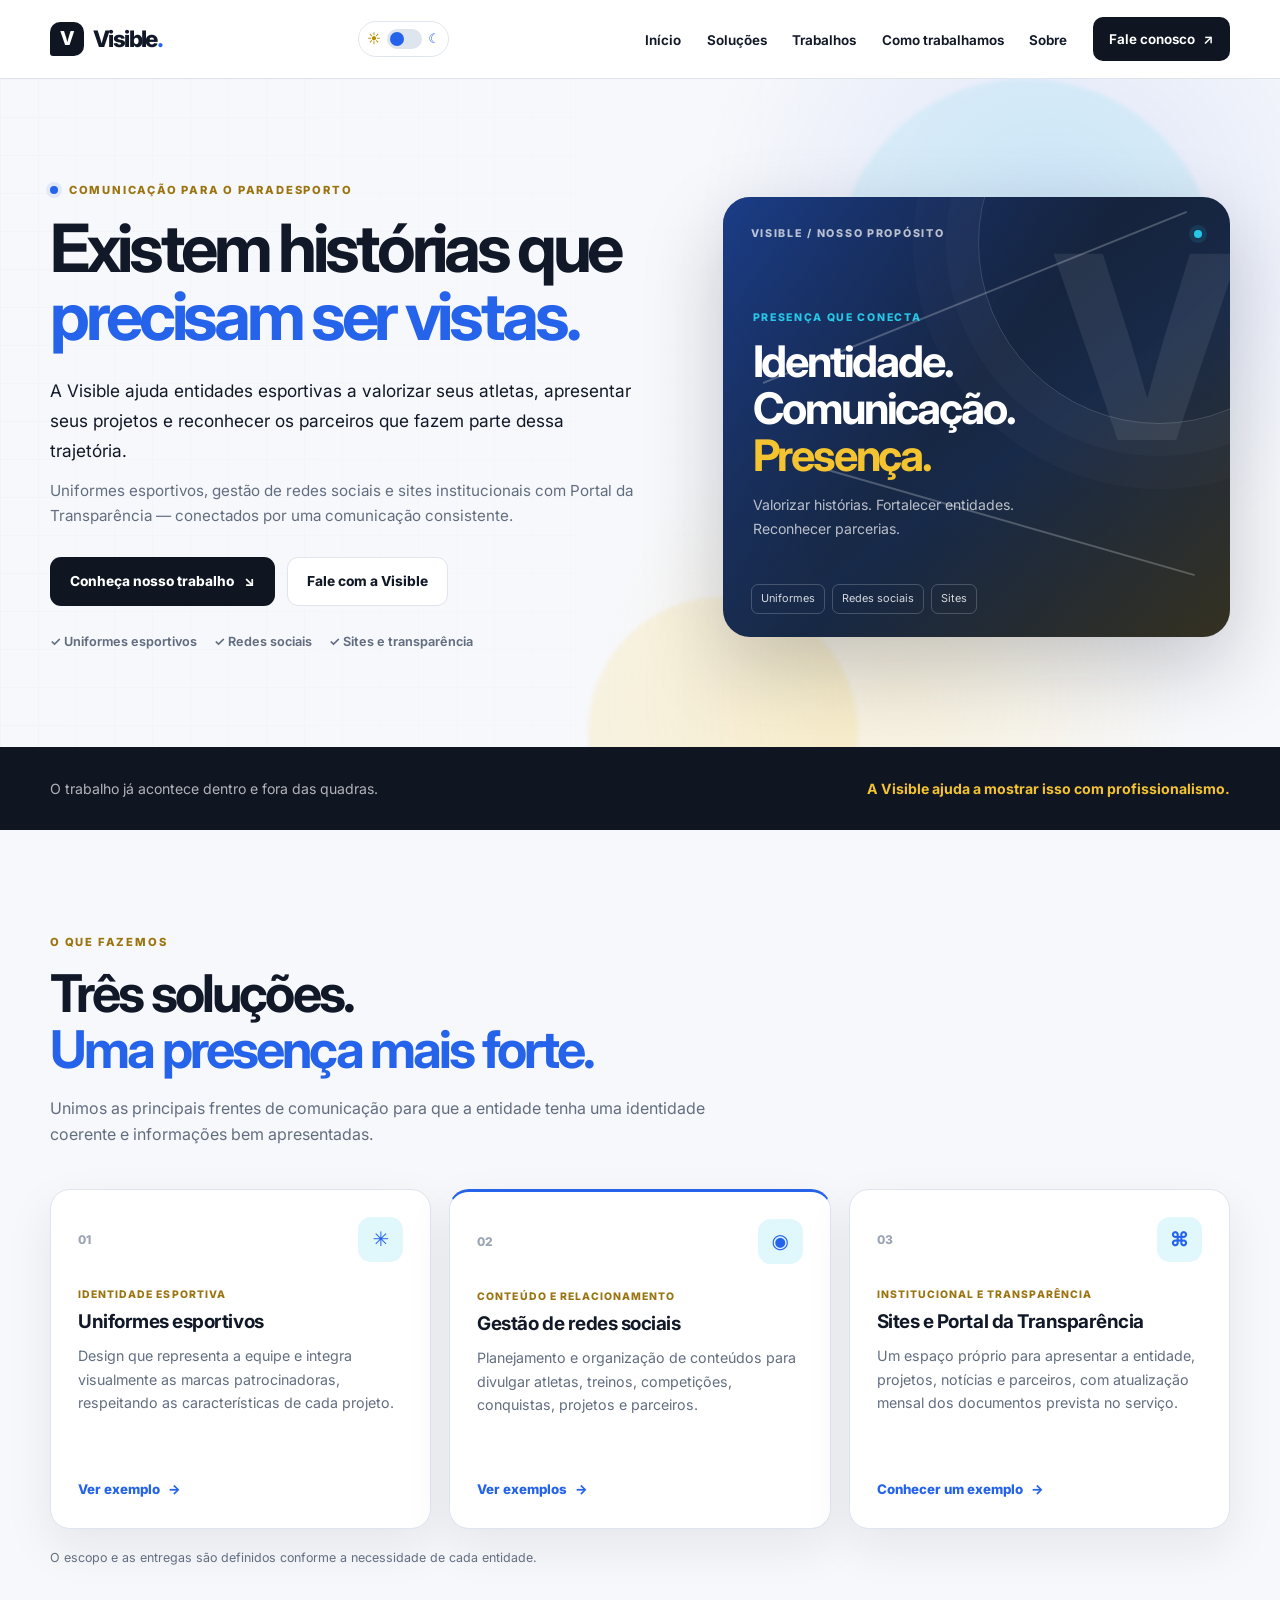
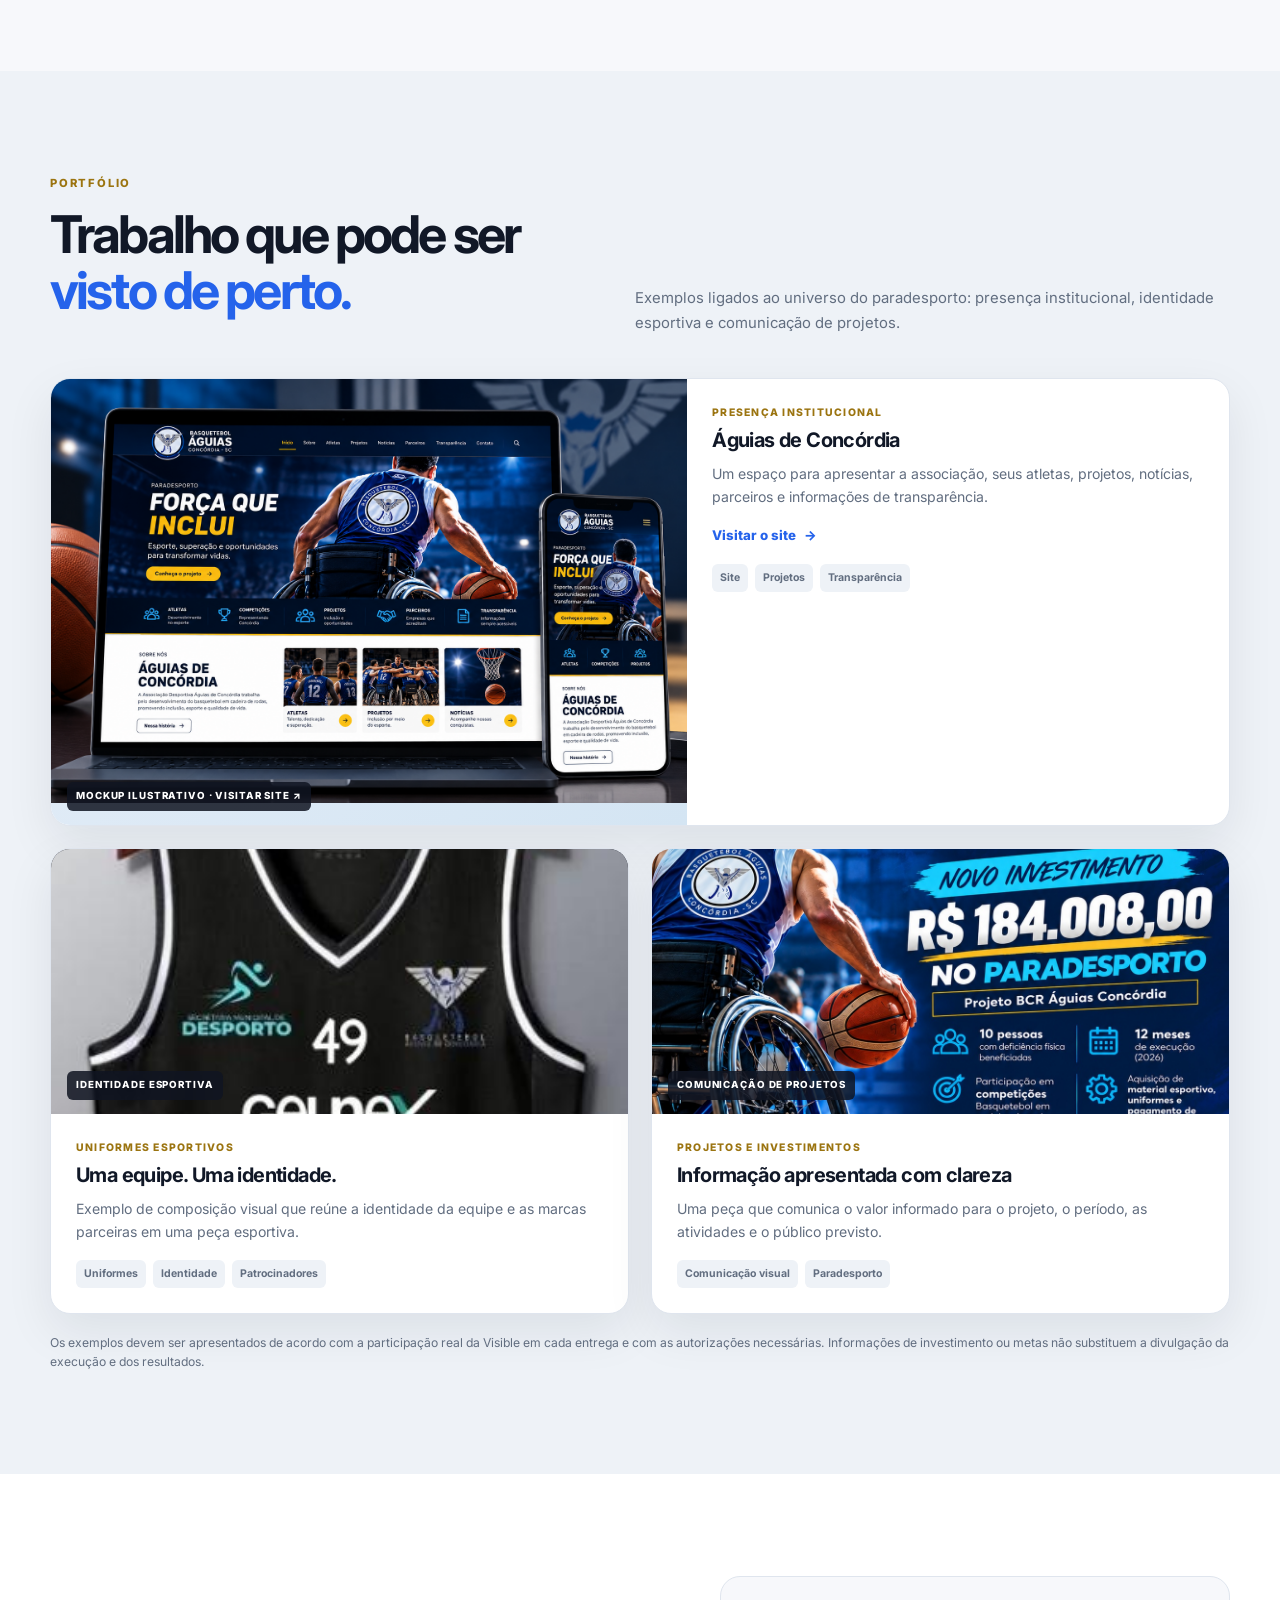
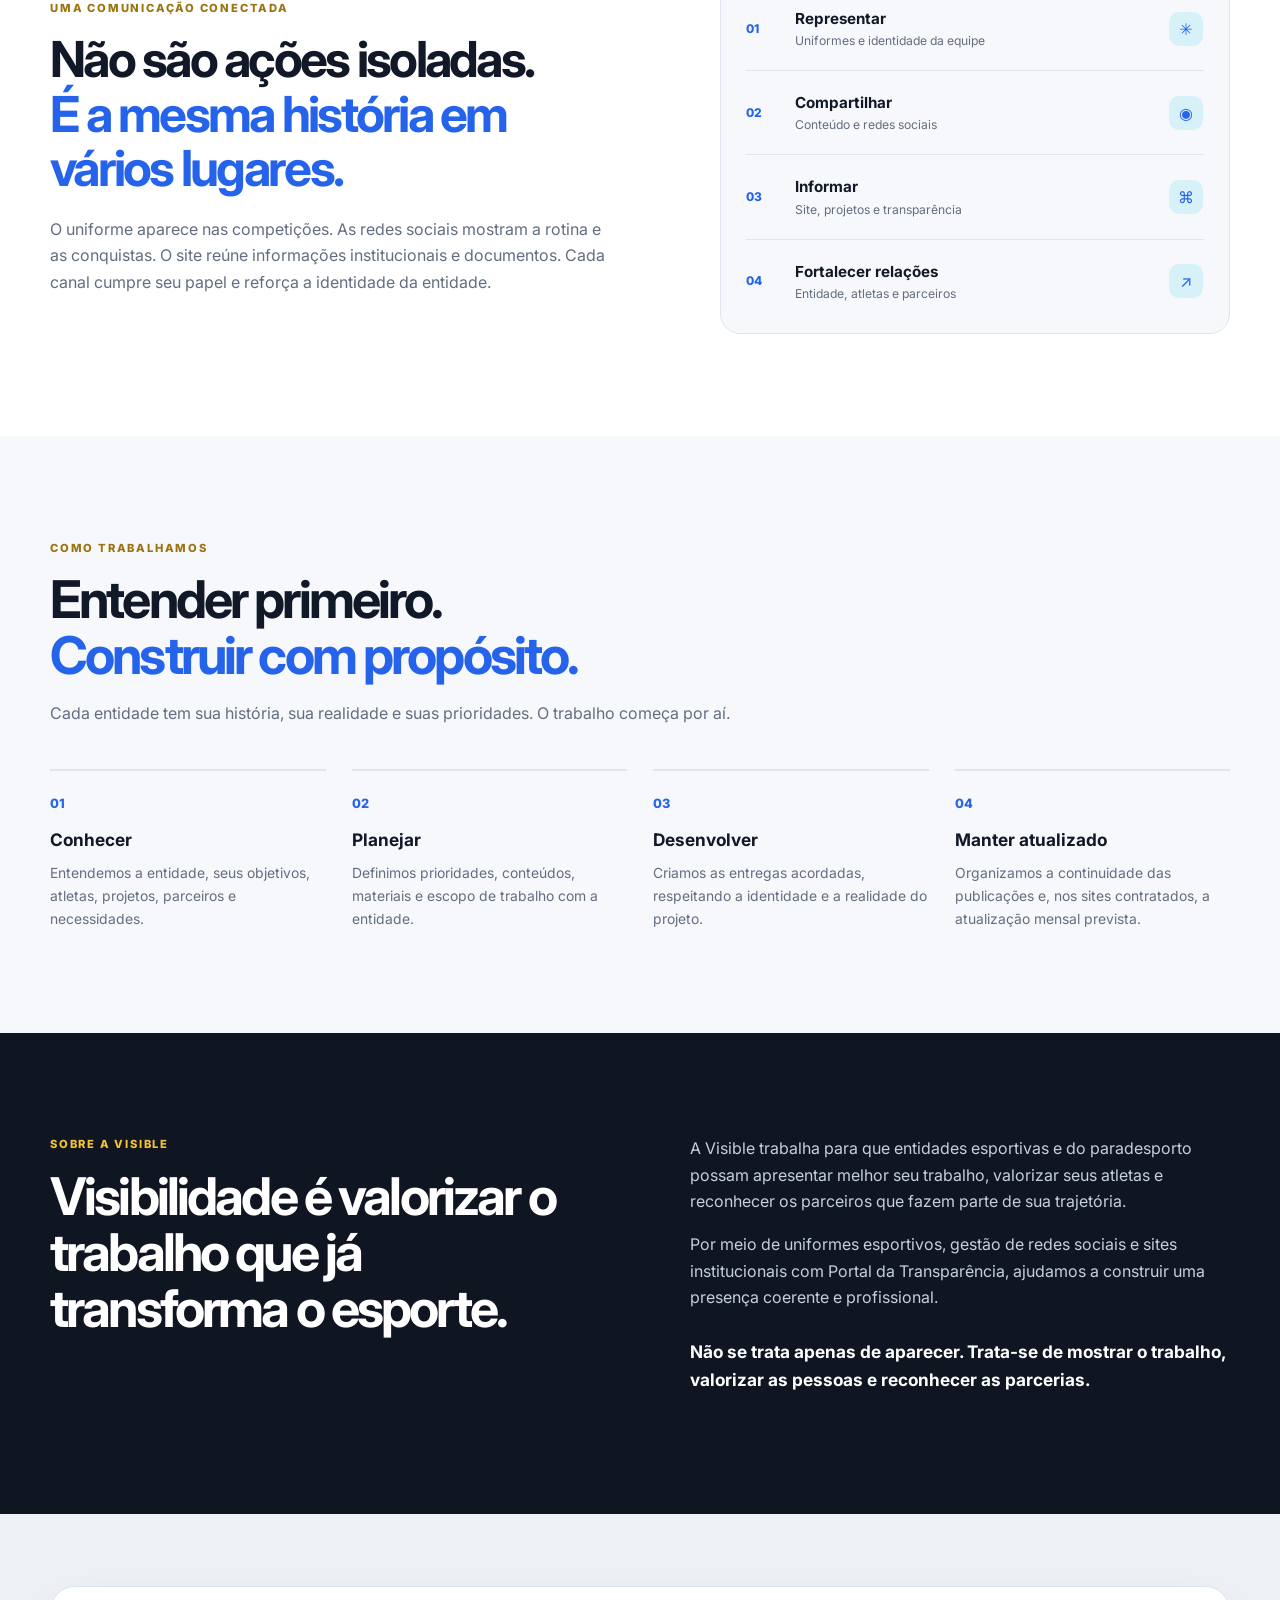
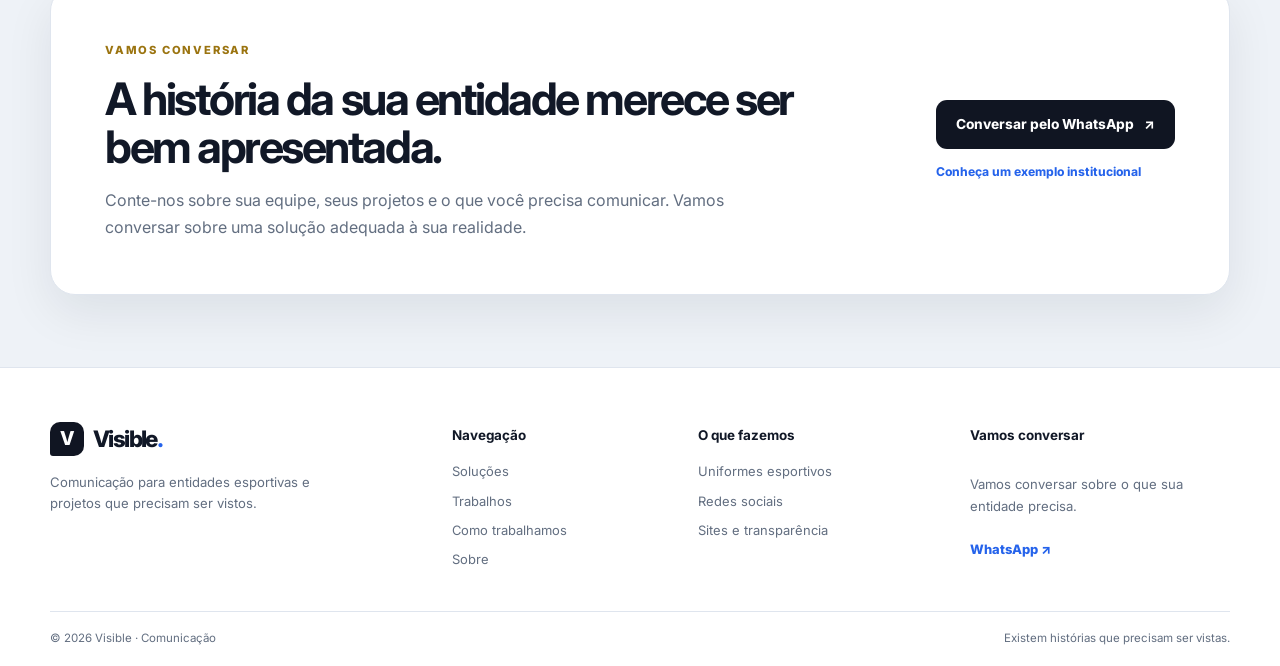
<file: index.html>
<!DOCTYPE html>
<html lang="pt-BR">

<head>
  <meta charset="UTF-8">
  <meta name="viewport" content="width=device-width, initial-scale=1.0">
  <meta name="theme-color" content="#101522">
  <meta name="description" content="A Visible fortalece a presença de entidades esportivas e do paradesporto com uniformes esportivos, gestão de redes sociais e sites institucionais com Portal da Transparência.">
  <meta name="author" content="Visible">
  <title>Visible | Histórias que precisam ser vistas</title>
  <link rel="icon" type="image/png" href="assets/favicon_logo.png">
  <link rel="preconnect" href="https://fonts.googleapis.com">
  <link rel="preconnect" href="https://fonts.gstatic.com" crossorigin>
  <link href="https://fonts.googleapis.com/css2?family=Inter:wght@400;500;600;700;800&display=swap" rel="stylesheet">
  <link rel="stylesheet" href="css/style.css">
</head>

<body>
  <a class="skip-link" href="#conteudo">Pular para o conteúdo</a>
  <header class="topo">
    <div class="container topo-inner">
      <a class="marca" href="#inicio" aria-label="Visible, início"><span class="brand-mark">V</span><span>Visible<span class="brand-period">.</span></span></a>
      <button class="theme-toggle" id="theme-toggle" type="button" aria-label="Ativar modo escuro" aria-pressed="false" title="Alternar tema">
        <span class="theme-icon theme-sun" aria-hidden="true">☀</span><span class="theme-track" aria-hidden="true"><span class="theme-thumb"></span></span><span class="theme-icon theme-moon" aria-hidden="true">☾</span>
      </button>
      <button class="hamburger" id="hamburger" type="button" aria-label="Abrir menu" aria-expanded="false" aria-controls="menu"><span></span><span></span><span></span></button>
      <nav class="menu" id="menu" aria-label="Menu principal">
        <ul>
          <li><a href="#inicio">Início</a></li>
          <li><a href="#solucoes">Soluções</a></li>
          <li><a href="#projetos">Trabalhos</a></li>
          <li><a href="#processo">Como trabalhamos</a></li>
          <li><a href="#sobre">Sobre</a></li>
          <li><a class="menu-cta" href="#contato">Fale conosco <span aria-hidden="true">↗</span></a></li>
        </ul>
      </nav>
    </div>
  </header>

  <main id="conteudo">
    <section class="hero hero-visible" id="inicio" aria-labelledby="hero-title">
      <div class="hero-glow glow-one" aria-hidden="true"></div>
      <div class="hero-glow glow-two" aria-hidden="true"></div>
      <div class="container hero-grid">
        <div class="hero-copy">
          <p class="eyebrow"><span class="eyebrow-dot"></span> COMUNICAÇÃO PARA O PARADESPORTO</p>
          <h1 id="hero-title">Existem histórias que <span>precisam ser vistas.</span></h1>
          <p class="hero-text">A Visible ajuda entidades esportivas a valorizar seus atletas, apresentar seus projetos e reconhecer os parceiros que fazem parte dessa trajetória.</p>
          <p class="hero-detail">Uniformes esportivos, gestão de redes sociais e sites institucionais com Portal da Transparência — conectados por uma comunicação consistente.</p>
          <div class="hero-actions"><a class="btn btn-primary" href="#projetos">Conheça nosso trabalho <span aria-hidden="true">↘</span></a><a class="btn btn-secondary" href="#contato">Fale com a Visible</a></div>
          <div class="hero-points"><span>✓ Uniformes esportivos</span><span>✓ Redes sociais</span><span>✓ Sites e transparência</span></div>
        </div>
        <div class="visibility-card" aria-label="As três frentes de trabalho da Visible">
          <div class="visual-topline"><span>VISIBLE / NOSSO PROPÓSITO</span><span class="live-dot"></span></div>
          <div class="visibility-mark" aria-hidden="true">V</div>
          <div class="visibility-line line-one"></div>
          <div class="visibility-line line-two"></div>
          <div class="visibility-content"><span class="mini-label">PRESENÇA QUE CONECTA</span>
            <h2>Identidade.<br>Comunicação.<br><strong>Presença.</strong></h2>
            <p>Valorizar histórias. Fortalecer entidades. Reconhecer parcerias.</p>
          </div>
          <div class="visual-tags"><span>Uniformes</span><span>Redes sociais</span><span>Sites</span></div>
        </div>
      </div>
    </section>

    <section class="intro-strip">
      <div class="container intro-strip-inner">
        <p>O trabalho já acontece dentro e fora das quadras.</p>
        <p><strong>A Visible ajuda a mostrar isso com profissionalismo.</strong></p>
      </div>
    </section>

    <section class="section solutions-section" id="solucoes">
      <div class="container">
        <div class="section-heading">
          <p class="eyebrow">O QUE FAZEMOS</p>
          <h2>Três soluções.<br><span>Uma presença mais forte.</span></h2>
          <p>Unimos as principais frentes de comunicação para que a entidade tenha uma identidade coerente e informações bem apresentadas.</p>
        </div>
        <div class="cards">
          <article class="card">
            <div class="card-top"><span class="card-number">01</span><span class="card-icon" aria-hidden="true">✳</span></div>
            <p class="card-label">IDENTIDADE ESPORTIVA</p>
            <h3>Uniformes esportivos</h3>
            <p>Design que representa a equipe e integra visualmente as marcas patrocinadoras, respeitando as características de cada projeto.</p><a class="text-link" href="#projetos">Ver exemplo <span aria-hidden="true">→</span></a>
          </article>
          <article class="card card-featured">
            <div class="card-top"><span class="card-number">02</span><span class="card-icon" aria-hidden="true">◉</span></div>
            <p class="card-label">CONTEÚDO E RELACIONAMENTO</p>
            <h3>Gestão de redes sociais</h3>
            <p>Planejamento e organização de conteúdos para divulgar atletas, treinos, competições, conquistas, projetos e parceiros.</p><a class="text-link" href="#projetos">Ver exemplos <span aria-hidden="true">→</span></a>
          </article>
          <article class="card">
            <div class="card-top"><span class="card-number">03</span><span class="card-icon" aria-hidden="true">⌘</span></div>
            <p class="card-label">INSTITUCIONAL E TRANSPARÊNCIA</p>
            <h3>Sites e Portal da Transparência</h3>
            <p>Um espaço próprio para apresentar a entidade, projetos, notícias e parceiros, com atualização mensal dos documentos prevista no serviço.</p><a class="text-link" href="https://aguiasdeconcordia.org" target="_blank" rel="noopener noreferrer">Conhecer um exemplo <span aria-hidden="true">→</span></a>
          </article>
        </div>
        <p class="section-note">O escopo e as entregas são definidos conforme a necessidade de cada entidade.</p>
      </div>
    </section>

    <section class="section section-alt portfolio-section" id="projetos">
      <div class="container">
        <div class="section-heading portfolio-heading">
          <div>
            <p class="eyebrow">PORTFÓLIO</p>
            <h2>Trabalho que pode ser <span>visto de perto.</span></h2>
          </div>
          <p>Exemplos ligados ao universo do paradesporto: presença institucional, identidade esportiva e comunicação de projetos.</p>
        </div>
        <div class="projects">
          <article class="project project-site"><a class="site-preview site-preview-image" href="https://aguiasdeconcordia.org" target="_blank" rel="noopener noreferrer" aria-label="Visitar o site dos Águias de Concórdia"><img src="assets/site-aguias-mockup.png" alt="Imagem ilustrativa do site dos Águias de Concórdia em computador e celular" loading="lazy"><span class="image-caption">MOCKUP ILUSTRATIVO · VISITAR SITE ↗</span></a>
            <div class="project-body">
              <p class="project-type">PRESENÇA INSTITUCIONAL</p>
              <h3>Águias de Concórdia</h3>
              <p>Um espaço para apresentar a associação, seus atletas, projetos, notícias, parceiros e informações de transparência.</p><a class="project-link" href="https://aguiasdeconcordia.org" target="_blank" rel="noopener noreferrer">Visitar o site <span aria-hidden="true">→</span></a>
              <div class="tags"><span>Site</span><span>Projetos</span><span>Transparência</span></div>
            </div>
          </article>
          <article class="project">
            <div class="project-image uniform-image"><img src="assets/uniforme-aguias.jpg" alt="Exemplo de uniforme esportivo com identidade da equipe e marcas patrocinadoras" loading="lazy"><span class="image-caption">IDENTIDADE ESPORTIVA</span></div>
            <div class="project-body">
              <p class="project-type">UNIFORMES ESPORTIVOS</p>
              <h3>Uma equipe. Uma identidade.</h3>
              <p>Exemplo de composição visual que reúne a identidade da equipe e as marcas parceiras em uma peça esportiva.</p>
              <div class="tags"><span>Uniformes</span><span>Identidade</span><span>Patrocinadores</span></div>
            </div>
          </article>
          <article class="project">
            <div class="project-image funding-image"><img src="assets/projeto-aguias.jpg" alt="Arte de comunicação do projeto BCR Águias Concórdia" loading="lazy"><span class="image-caption">COMUNICAÇÃO DE PROJETOS</span></div>
            <div class="project-body">
              <p class="project-type">PROJETOS E INVESTIMENTOS</p>
              <h3>Informação apresentada com clareza</h3>
              <p>Uma peça que comunica o valor informado para o projeto, o período, as atividades e o público previsto.</p>
              <div class="tags"><span>Comunicação visual</span><span>Paradesporto</span></div>
            </div>
          </article>
        </div>
        <p class="portfolio-disclaimer">Os exemplos devem ser apresentados de acordo com a participação real da Visible em cada entrega e com as autorizações necessárias. Informações de investimento ou metas não substituem a divulgação da execução e dos resultados.</p>
      </div>
    </section>

    <section class="section connection-section">
      <div class="container connection-grid">
        <div class="connection-copy">
          <p class="eyebrow">UMA COMUNICAÇÃO CONECTADA</p>
          <h2>Não são ações isoladas.<br><span>É a mesma história em vários lugares.</span></h2>
          <p>O uniforme aparece nas competições. As redes sociais mostram a rotina e as conquistas. O site reúne informações institucionais e documentos. Cada canal cumpre seu papel e reforça a identidade da entidade.</p>
        </div>
        <div class="connection-steps">
          <div class="connection-step"><span class="step-number">01</span>
            <div><b>Representar</b><small>Uniformes e identidade da equipe</small></div><span class="step-symbol">✳</span>
          </div>
          <div class="connection-step"><span class="step-number">02</span>
            <div><b>Compartilhar</b><small>Conteúdo e redes sociais</small></div><span class="step-symbol">◉</span>
          </div>
          <div class="connection-step"><span class="step-number">03</span>
            <div><b>Informar</b><small>Site, projetos e transparência</small></div><span class="step-symbol">⌘</span>
          </div>
          <div class="connection-step connection-step-last"><span class="step-number">04</span>
            <div><b>Fortalecer relações</b><small>Entidade, atletas e parceiros</small></div><span class="step-symbol">↗</span>
          </div>
        </div>
      </div>
    </section>

    <section class="section process-section" id="processo">
      <div class="container">
        <div class="section-heading">
          <p class="eyebrow">COMO TRABALHAMOS</p>
          <h2>Entender primeiro.<br><span>Construir com propósito.</span></h2>
          <p>Cada entidade tem sua história, sua realidade e suas prioridades. O trabalho começa por aí.</p>
        </div>
        <div class="steps">
          <article class="step"><span>01</span>
            <h3>Conhecer</h3>
            <p>Entendemos a entidade, seus objetivos, atletas, projetos, parceiros e necessidades.</p>
          </article>
          <article class="step"><span>02</span>
            <h3>Planejar</h3>
            <p>Definimos prioridades, conteúdos, materiais e escopo de trabalho com a entidade.</p>
          </article>
          <article class="step"><span>03</span>
            <h3>Desenvolver</h3>
            <p>Criamos as entregas acordadas, respeitando a identidade e a realidade do projeto.</p>
          </article>
          <article class="step"><span>04</span>
            <h3>Manter atualizado</h3>
            <p>Organizamos a continuidade das publicações e, nos sites contratados, a atualização mensal prevista.</p>
          </article>
        </div>
      </div>
    </section>

    <section class="section section-dark" id="sobre">
      <div class="container about-grid">
        <div>
          <p class="eyebrow">SOBRE A VISIBLE</p>
          <h2>Visibilidade é valorizar o trabalho que já transforma o esporte.</h2>
        </div>
        <div class="about-text">
          <p>A Visible trabalha para que entidades esportivas e do paradesporto possam apresentar melhor seu trabalho, valorizar seus atletas e reconhecer os parceiros que fazem parte de sua trajetória.</p>
          <p>Por meio de uniformes esportivos, gestão de redes sociais e sites institucionais com Portal da Transparência, ajudamos a construir uma presença coerente e profissional.</p>
          <p class="about-highlight"><strong>Não se trata apenas de aparecer. Trata-se de mostrar o trabalho, valorizar as pessoas e reconhecer as parcerias.</strong></p>
        </div>
      </div>
    </section>

    <section class="section contact-section" id="contato">
      <div class="container contact-box">
        <div>
          <p class="eyebrow">VAMOS CONVERSAR</p>
          <h2>A história da sua entidade merece ser bem apresentada.</h2>
          <p>Conte-nos sobre sua equipe, seus projetos e o que você precisa comunicar. Vamos conversar sobre uma solução adequada à sua realidade.</p>
        </div>
        <div class="contact-actions"><a class="btn btn-primary" href="https://wa.me/5554996772904" target="_blank" rel="noopener noreferrer">Conversar pelo WhatsApp <span aria-hidden="true">↗</span></a><a class="contact-secondary" href="https://aguiasdeconcordia.org" target="_blank" rel="noopener noreferrer">Conheça um exemplo institucional</a></div>
      </div>
    </section>
  </main>

  <footer class="rodape">
    <div class="container footer-main">
      <div class="footer-brand"><a class="marca" href="#inicio" aria-label="Visible, voltar ao início"><span class="brand-mark">V</span><span>Visible<span class="brand-period">.</span></span></a>
        <p>Comunicação para entidades esportivas e projetos que precisam ser vistos.</p>
      </div>
      <div class="footer-column">
        <h2>Navegação</h2><a href="#solucoes">Soluções</a><a href="#projetos">Trabalhos</a><a href="#processo">Como trabalhamos</a><a href="#sobre">Sobre</a>
      </div>
      <div class="footer-column">
        <h2>O que fazemos</h2><a href="#solucoes">Uniformes esportivos</a><a href="#solucoes">Redes sociais</a><a href="#solucoes">Sites e transparência</a>
      </div>
      <div class="footer-column">
        <h2>Vamos conversar</h2>
        <p>Vamos conversar sobre o que sua entidade precisa.</p><a class="footer-contact-link" href="https://wa.me/5554996772904" target="_blank" rel="noopener noreferrer">WhatsApp ↗</a>
      </div>
    </div>
    <div class="container footer-bottom"><span>© 2026 Visible · Comunicação</span><span>Existem histórias que precisam ser vistas.</span></div>
  </footer>
  <script src="script.js" defer></script>
</body>

</html>
</file>
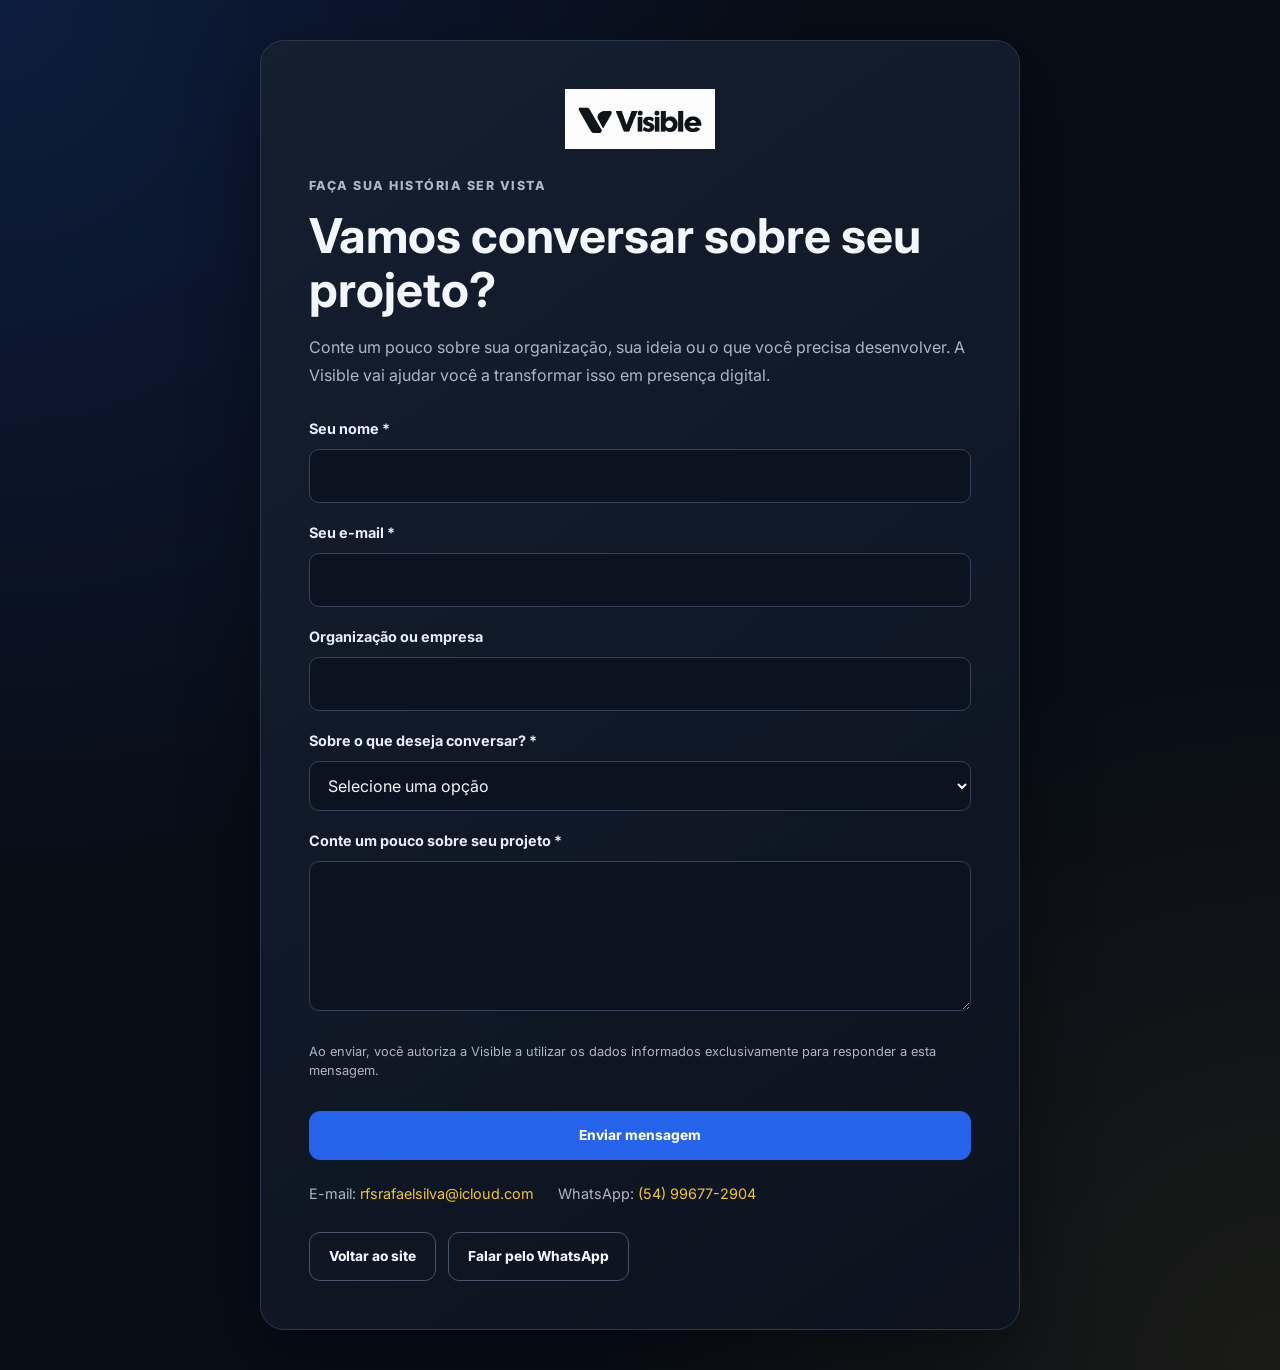
<file: contato.html>
<!DOCTYPE html>
<html lang="pt-BR">

<head>
  <meta charset="UTF-8">
  <meta name="viewport" content="width=device-width, initial-scale=1.0">
  <meta name="theme-color" content="#080d16">
  <title>Contato | Visible</title>
  <link rel="icon" type="image/png" href="assets/favicon_logo.png">
  <meta name="description" content="Entre em contato com a Visible para conversar sobre seu projeto de comunicação digital.">
  <link rel="preconnect" href="https://fonts.googleapis.com">
  <link rel="preconnect" href="https://fonts.gstatic.com" crossorigin>
  <link href="https://fonts.googleapis.com/css2?family=Inter:wght@400;500;600;700;800&display=swap" rel="stylesheet">
  <link rel="stylesheet" href="css/style.css">
  <style>
    :root {
      color-scheme: dark;
      --page-bg: #080d16;
      --card-bg: #111a28;
      --field-bg: #0b1220;
      --line: #29384c;
      --main-text: #f3f6fb;
      --soft-text: #aab7c8;
      --blue: #2563eb;
      --yellow: #f4c430
    }

    * {
      box-sizing: border-box
    }

    body {
      background: var(--page-bg);
      color: var(--main-text)
    }

    .page-wrap {
      min-height: 100vh;
      display: grid;
      place-items: center;
      padding: 40px 18px;
      background: radial-gradient(ellipse at top left, rgba(37, 99, 235, .19), transparent 45%), radial-gradient(ellipse at bottom right, rgba(244, 196, 48, .08), transparent 38%), var(--page-bg)
    }

    .page-card {
      width: min(100%, 760px);
      padding: clamp(24px, 5vw, 48px);
      border: 1px solid var(--line);
      border-radius: 24px;
      background: linear-gradient(145deg, rgba(20, 31, 48, .98), rgba(12, 19, 31, .98));
      box-shadow: 0 24px 70px rgba(0, 0, 0, .38)
    }

    .page-card h1 {
      font-size: clamp(2rem, 5vw, 3rem);
      line-height: 1.12;
      margin: 10px 0 16px;
      color: var(--main-text)
    }

    .page-card>p {
      color: var(--soft-text);
      line-height: 1.75
    }

    .page-brand {
      display: block;
      width: 150px;
      max-width: 45%;
      margin: 0 auto 26px
    }

    .page-brand img {
      width: 100%;
      height: auto
    }

    .page-eyebrow {
      font-size: .78rem;
      letter-spacing: .12em;
      font-weight: 800;
      color: var(--yellow)
    }

    .contact-form {
      display: grid;
      gap: 18px;
      margin-top: 28px
    }

    .form-field {
      display: grid;
      gap: 8px
    }

    .form-field label {
      font-weight: 700;
      font-size: .9rem;
      color: #e8eef8
    }

    .form-field input,
    .form-field select,
    .form-field textarea {
      width: 100%;
      padding: 13px 14px;
      border: 1px solid #35445a;
      border-radius: 10px;
      background: var(--field-bg);
      color: var(--main-text);
      font: inherit
    }

    .form-field select option {
      background: var(--field-bg);
      color: var(--main-text)
    }

    .form-field input::placeholder,
    .form-field textarea::placeholder {
      color: #8b9bb0
    }

    .form-field input:focus,
    .form-field select:focus,
    .form-field textarea:focus {
      outline: 3px solid rgba(244, 196, 48, .2);
      border-color: var(--yellow)
    }

    .form-field textarea {
      min-height: 150px;
      resize: vertical
    }

    .form-note {
      font-size: .8rem;
      color: var(--soft-text);
      line-height: 1.5
    }

    .page-actions {
      display: flex;
      flex-wrap: wrap;
      gap: 12px;
      margin-top: 26px
    }

    .contact-details {
      display: flex;
      flex-wrap: wrap;
      gap: 12px 24px;
      margin-top: 22px;
      color: var(--soft-text);
      font-size: .9rem
    }

    .contact-details a {
      color: var(--yellow);
      overflow-wrap: anywhere
    }

    .page-card .btn-primary {
      background: var(--blue);
      color: #fff;
      border: 1px solid var(--blue)
    }

    .page-card .btn-primary:hover {
      background: #1d4ed8
    }

    .page-card .btn-secondary {
      background: transparent;
      color: var(--main-text);
      border: 1px solid #46566d
    }

    .page-card .btn-secondary:hover {
      border-color: var(--yellow);
      color: var(--yellow)
    }

    .status-symbol {
      font-size: 2.5rem;
      margin-bottom: 12px;
      color: var(--yellow)
    }

    @media(max-width:560px) {
      .page-wrap {
        padding: 22px 14px
      }

      .page-card {
        border-radius: 18px
      }

      .page-actions .btn {
        width: 100%
      }
    }
  </style>
</head>

<body>
  <main class="page-wrap">
    <section class="page-card" aria-labelledby="page-title">
      <a class="page-brand" href="index.html" aria-label="Visible - página inicial"><img src="assets/VisiBle.png" alt="Visible"></a>
      <p class="page-eyebrow">FAÇA SUA HISTÓRIA SER VISTA</p>
      <h1 id="page-title">Vamos conversar sobre seu projeto?</h1>
      <p>Conte um pouco sobre sua organização, sua ideia ou o que você precisa desenvolver. A Visible vai ajudar você a transformar isso em presença digital.</p>
      <form class="contact-form" action="https://formsubmit.co/rfsrafaelsilva@icloud.com" method="POST">
        <input type="hidden" name="_subject" value="Novo contato pelo site da Visible">
        <input type="hidden" name="_next" value="https://rafaeldataanalytics.github.io/visible-site/obrigado.html">
        <input type="text" name="_honey" style="display:none" tabindex="-1" autocomplete="off" aria-hidden="true">
        <div class="form-field"><label for="nome">Seu nome *</label><input id="nome" name="name" type="text" autocomplete="name" maxlength="100" required></div>
        <div class="form-field"><label for="email">Seu e-mail *</label><input id="email" name="email" type="email" autocomplete="email" maxlength="150" required></div>
        <div class="form-field"><label for="organizacao">Organização ou empresa</label><input id="organizacao" name="organizacao" type="text" autocomplete="organization" maxlength="150"></div>
        <div class="form-field"><label for="assunto">Sobre o que deseja conversar? *</label><select id="assunto" name="assunto" required>
            <option value="" selected disabled>Selecione uma opção</option>
            <option>Redes sociais e conteúdo</option>
            <option>Criação de site ou portal</option>
            <option>Identidade visual e materiais digitais</option>
            <option>Presença digital para associação</option>
            <option>Outro projeto</option>
          </select></div>
        <div class="form-field"><label for="mensagem">Conte um pouco sobre seu projeto *</label><textarea id="mensagem" name="message" minlength="10" maxlength="4000" required></textarea></div>
        <p class="form-note">Ao enviar, você autoriza a Visible a utilizar os dados informados exclusivamente para responder a esta mensagem.</p>
        <button class="btn btn-primary" type="submit">Enviar mensagem</button>
      </form>
      <div class="contact-details"><span>E-mail: <a href="mailto:rfsrafaelsilva@icloud.com">rfsrafaelsilva@icloud.com</a></span><span>WhatsApp: <a href="https://wa.me/5554996772904" target="_blank" rel="noopener noreferrer">(54) 99677-2904</a></span></div>
      <div class="page-actions"><a class="btn btn-secondary" href="index.html">Voltar ao site</a><a class="btn btn-secondary" href="https://wa.me/5554996772904" target="_blank" rel="noopener noreferrer">Falar pelo WhatsApp</a></div>
    </section>
  </main>
  <script src="script.js" defer></script>
</body>

</html>
</file>
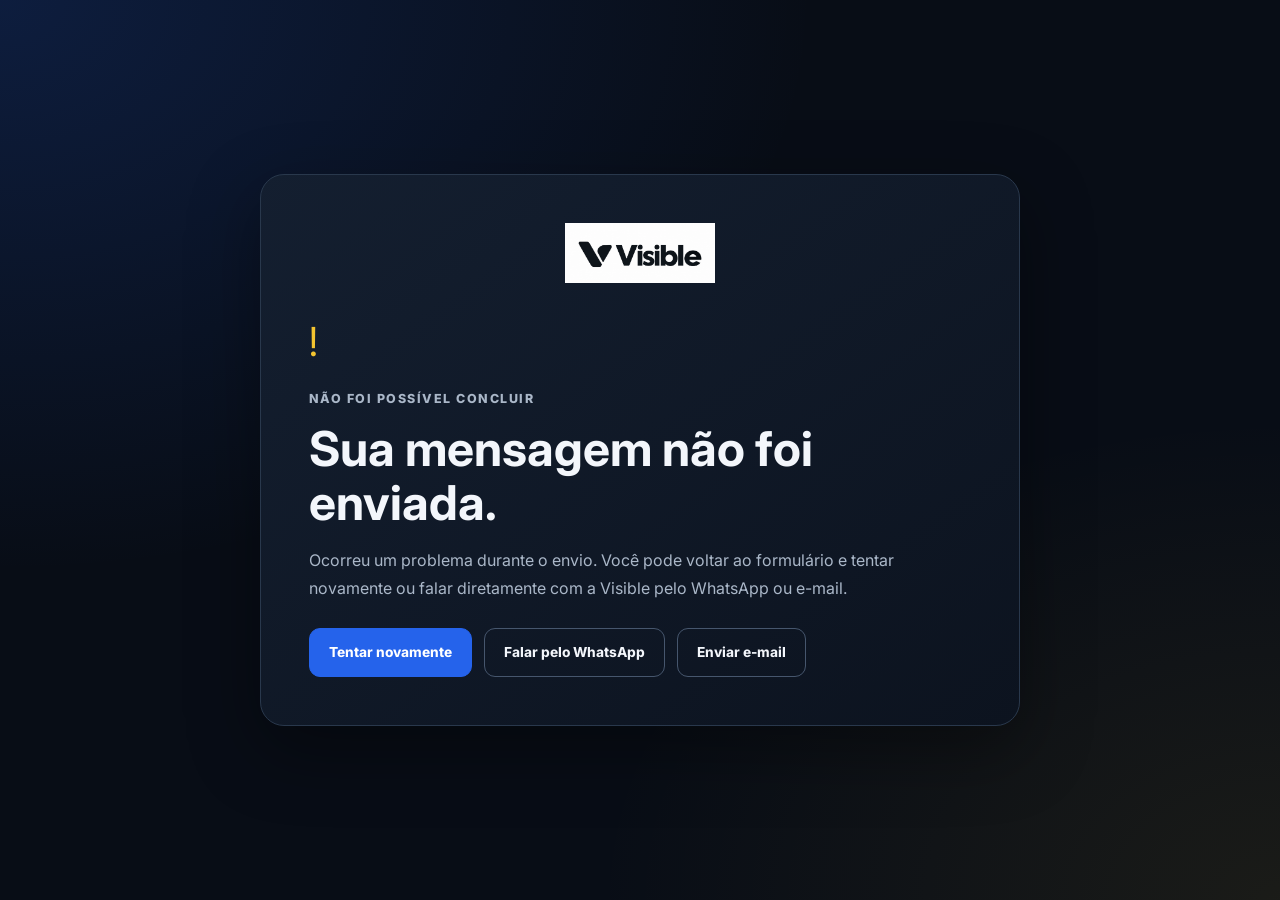
<file: erro.html>
<!DOCTYPE html>
<html lang="pt-BR">

<head>
  <meta charset="UTF-8">
  <meta name="viewport" content="width=device-width, initial-scale=1.0">
  <meta name="theme-color" content="#080d16">
  <title>Não foi possível enviar | Visible</title>
  <link rel="icon" type="image/png" href="assets/favicon_logo.png">
  <meta name="robots" content="noindex,follow">
  <link rel="preconnect" href="https://fonts.googleapis.com">
  <link rel="preconnect" href="https://fonts.gstatic.com" crossorigin>
  <link href="https://fonts.googleapis.com/css2?family=Inter:wght@400;500;600;700;800&display=swap" rel="stylesheet">
  <link rel="stylesheet" href="css/style.css">
  <style>
    :root {
      color-scheme: dark;
      --page-bg: #080d16;
      --card-bg: #111a28;
      --field-bg: #0b1220;
      --line: #29384c;
      --main-text: #f3f6fb;
      --soft-text: #aab7c8;
      --blue: #2563eb;
      --yellow: #f4c430
    }

    * {
      box-sizing: border-box
    }

    body {
      background: var(--page-bg);
      color: var(--main-text)
    }

    .page-wrap {
      min-height: 100vh;
      display: grid;
      place-items: center;
      padding: 40px 18px;
      background: radial-gradient(ellipse at top left, rgba(37, 99, 235, .19), transparent 45%), radial-gradient(ellipse at bottom right, rgba(244, 196, 48, .08), transparent 38%), var(--page-bg)
    }

    .page-card {
      width: min(100%, 760px);
      padding: clamp(24px, 5vw, 48px);
      border: 1px solid var(--line);
      border-radius: 24px;
      background: linear-gradient(145deg, rgba(20, 31, 48, .98), rgba(12, 19, 31, .98));
      box-shadow: 0 24px 70px rgba(0, 0, 0, .38)
    }

    .page-card h1 {
      font-size: clamp(2rem, 5vw, 3rem);
      line-height: 1.12;
      margin: 10px 0 16px;
      color: var(--main-text)
    }

    .page-card>p {
      color: var(--soft-text);
      line-height: 1.75
    }

    .page-brand {
      display: block;
      width: 150px;
      max-width: 45%;
      margin: 0 auto 26px
    }

    .page-brand img {
      width: 100%;
      height: auto
    }

    .page-eyebrow {
      font-size: .78rem;
      letter-spacing: .12em;
      font-weight: 800;
      color: var(--yellow)
    }

    .contact-form {
      display: grid;
      gap: 18px;
      margin-top: 28px
    }

    .form-field {
      display: grid;
      gap: 8px
    }

    .form-field label {
      font-weight: 700;
      font-size: .9rem;
      color: #e8eef8
    }

    .form-field input,
    .form-field select,
    .form-field textarea {
      width: 100%;
      padding: 13px 14px;
      border: 1px solid #35445a;
      border-radius: 10px;
      background: var(--field-bg);
      color: var(--main-text);
      font: inherit
    }

    .form-field select option {
      background: var(--field-bg);
      color: var(--main-text)
    }

    .form-field input::placeholder,
    .form-field textarea::placeholder {
      color: #8b9bb0
    }

    .form-field input:focus,
    .form-field select:focus,
    .form-field textarea:focus {
      outline: 3px solid rgba(244, 196, 48, .2);
      border-color: var(--yellow)
    }

    .form-field textarea {
      min-height: 150px;
      resize: vertical
    }

    .form-note {
      font-size: .8rem;
      color: var(--soft-text);
      line-height: 1.5
    }

    .page-actions {
      display: flex;
      flex-wrap: wrap;
      gap: 12px;
      margin-top: 26px
    }

    .contact-details {
      display: flex;
      flex-wrap: wrap;
      gap: 12px 24px;
      margin-top: 22px;
      color: var(--soft-text);
      font-size: .9rem
    }

    .contact-details a {
      color: var(--yellow);
      overflow-wrap: anywhere
    }

    .page-card .btn-primary {
      background: var(--blue);
      color: #fff;
      border: 1px solid var(--blue)
    }

    .page-card .btn-primary:hover {
      background: #1d4ed8
    }

    .page-card .btn-secondary {
      background: transparent;
      color: var(--main-text);
      border: 1px solid #46566d
    }

    .page-card .btn-secondary:hover {
      border-color: var(--yellow);
      color: var(--yellow)
    }

    .status-symbol {
      font-size: 2.5rem;
      margin-bottom: 12px;
      color: var(--yellow)
    }

    @media(max-width:560px) {
      .page-wrap {
        padding: 22px 14px
      }

      .page-card {
        border-radius: 18px
      }

      .page-actions .btn {
        width: 100%
      }
    }
  </style>
</head>

<body>
  <main class="page-wrap">
    <section class="page-card" aria-labelledby="page-title">
      <a class="page-brand" href="index.html" aria-label="Visible - página inicial"><img src="assets/VisiBle.png" alt="Visible"></a>
      <div class="status-symbol" aria-hidden="true">!</div>
      <p class="page-eyebrow">NÃO FOI POSSÍVEL CONCLUIR</p>
      <h1 id="page-title">Sua mensagem não foi enviada.</h1>
      <p>Ocorreu um problema durante o envio. Você pode voltar ao formulário e tentar novamente ou falar diretamente com a Visible pelo WhatsApp ou e-mail.</p>
      <div class="page-actions"><a class="btn btn-primary" href="contato.html">Tentar novamente</a><a class="btn btn-secondary" href="https://wa.me/5554996772904" target="_blank" rel="noopener noreferrer">Falar pelo WhatsApp</a><a class="btn btn-secondary" href="mailto:rfsrafaelsilva@icloud.com">Enviar e-mail</a></div>
    </section>
  </main>
  <script src="script.js" defer></script>
</body>

</html>
</file>
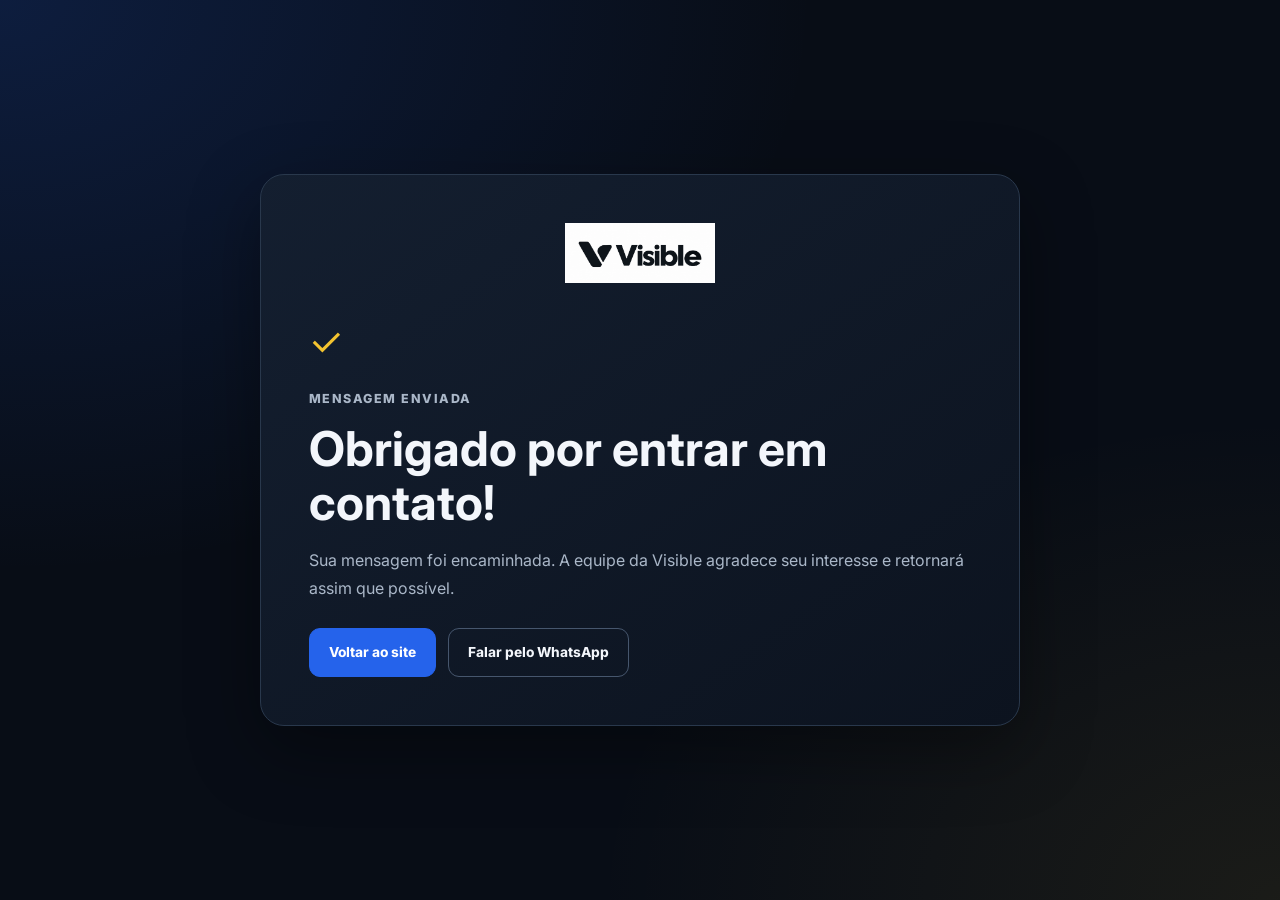
<file: obrigado.html>
<!DOCTYPE html>
<html lang="pt-BR">

<head>
  <meta charset="UTF-8">
  <meta name="viewport" content="width=device-width, initial-scale=1.0">
  <meta name="theme-color" content="#080d16">
  <title>Mensagem recebida | Visible</title>
  <link rel="icon" type="image/png" href="assets/favicon_logo.png">
  <meta name="robots" content="noindex,follow">
  <link rel="preconnect" href="https://fonts.googleapis.com">
  <link rel="preconnect" href="https://fonts.gstatic.com" crossorigin>
  <link href="https://fonts.googleapis.com/css2?family=Inter:wght@400;500;600;700;800&display=swap" rel="stylesheet">
  <link rel="stylesheet" href="css/style.css">
  <style>
    :root {
      color-scheme: dark;
      --page-bg: #080d16;
      --card-bg: #111a28;
      --field-bg: #0b1220;
      --line: #29384c;
      --main-text: #f3f6fb;
      --soft-text: #aab7c8;
      --blue: #2563eb;
      --yellow: #f4c430
    }

    * {
      box-sizing: border-box
    }

    body {
      background: var(--page-bg);
      color: var(--main-text)
    }

    .page-wrap {
      min-height: 100vh;
      display: grid;
      place-items: center;
      padding: 40px 18px;
      background: radial-gradient(ellipse at top left, rgba(37, 99, 235, .19), transparent 45%), radial-gradient(ellipse at bottom right, rgba(244, 196, 48, .08), transparent 38%), var(--page-bg)
    }

    .page-card {
      width: min(100%, 760px);
      padding: clamp(24px, 5vw, 48px);
      border: 1px solid var(--line);
      border-radius: 24px;
      background: linear-gradient(145deg, rgba(20, 31, 48, .98), rgba(12, 19, 31, .98));
      box-shadow: 0 24px 70px rgba(0, 0, 0, .38)
    }

    .page-card h1 {
      font-size: clamp(2rem, 5vw, 3rem);
      line-height: 1.12;
      margin: 10px 0 16px;
      color: var(--main-text)
    }

    .page-card>p {
      color: var(--soft-text);
      line-height: 1.75
    }

    .page-brand {
      display: block;
      width: 150px;
      max-width: 45%;
      margin: 0 auto 26px
    }

    .page-brand img {
      width: 100%;
      height: auto
    }

    .page-eyebrow {
      font-size: .78rem;
      letter-spacing: .12em;
      font-weight: 800;
      color: var(--yellow)
    }

    .contact-form {
      display: grid;
      gap: 18px;
      margin-top: 28px
    }

    .form-field {
      display: grid;
      gap: 8px
    }

    .form-field label {
      font-weight: 700;
      font-size: .9rem;
      color: #e8eef8
    }

    .form-field input,
    .form-field select,
    .form-field textarea {
      width: 100%;
      padding: 13px 14px;
      border: 1px solid #35445a;
      border-radius: 10px;
      background: var(--field-bg);
      color: var(--main-text);
      font: inherit
    }

    .form-field select option {
      background: var(--field-bg);
      color: var(--main-text)
    }

    .form-field input::placeholder,
    .form-field textarea::placeholder {
      color: #8b9bb0
    }

    .form-field input:focus,
    .form-field select:focus,
    .form-field textarea:focus {
      outline: 3px solid rgba(244, 196, 48, .2);
      border-color: var(--yellow)
    }

    .form-field textarea {
      min-height: 150px;
      resize: vertical
    }

    .form-note {
      font-size: .8rem;
      color: var(--soft-text);
      line-height: 1.5
    }

    .page-actions {
      display: flex;
      flex-wrap: wrap;
      gap: 12px;
      margin-top: 26px
    }

    .contact-details {
      display: flex;
      flex-wrap: wrap;
      gap: 12px 24px;
      margin-top: 22px;
      color: var(--soft-text);
      font-size: .9rem
    }

    .contact-details a {
      color: var(--yellow);
      overflow-wrap: anywhere
    }

    .page-card .btn-primary {
      background: var(--blue);
      color: #fff;
      border: 1px solid var(--blue)
    }

    .page-card .btn-primary:hover {
      background: #1d4ed8
    }

    .page-card .btn-secondary {
      background: transparent;
      color: var(--main-text);
      border: 1px solid #46566d
    }

    .page-card .btn-secondary:hover {
      border-color: var(--yellow);
      color: var(--yellow)
    }

    .status-symbol {
      font-size: 2.5rem;
      margin-bottom: 12px;
      color: var(--yellow)
    }

    @media(max-width:560px) {
      .page-wrap {
        padding: 22px 14px
      }

      .page-card {
        border-radius: 18px
      }

      .page-actions .btn {
        width: 100%
      }
    }
  </style>
</head>

<body>
  <main class="page-wrap">
    <section class="page-card" aria-labelledby="page-title">
      <a class="page-brand" href="index.html" aria-label="Visible - página inicial"><img src="assets/VisiBle.png" alt="Visible"></a>
      <div class="status-symbol" aria-hidden="true">✓</div>
      <p class="page-eyebrow">MENSAGEM ENVIADA</p>
      <h1 id="page-title">Obrigado por entrar em contato!</h1>
      <p>Sua mensagem foi encaminhada. A equipe da Visible agradece seu interesse e retornará assim que possível.</p>
      <div class="page-actions"><a class="btn btn-primary" href="index.html">Voltar ao site</a><a class="btn btn-secondary" href="https://wa.me/5554996772904" target="_blank" rel="noopener noreferrer">Falar pelo WhatsApp</a></div>
    </section>
  </main>
  <script src="script.js" defer></script>
</body>

</html>
</file>
<file: css/style.css>
:root {
  --bg: #f7f8fb; --surface: #fff; --surface-2: #eef2f7; --text: #111827;
  --muted: #626e80; --border: #dfe5ee; --dark: #101522; --dark-2: #182235;
  --blue: #2563eb; --cyan: #27c8e7; --yellow: #f4c430; --radius: 20px;
  --shadow: 0 18px 48px rgba(16, 24, 40, .08); --max: 1180px;
}
* { box-sizing: border-box; }
html { scroll-behavior: smooth; scroll-padding-top: 92px; }
body { margin: 0; font-family: Inter, system-ui, -apple-system, BlinkMacSystemFont, "Segoe UI", sans-serif; background: var(--bg); color: var(--text); line-height: 1.65; -webkit-font-smoothing: antialiased; }
body.menu-open { overflow: hidden; }
a { color: inherit; text-decoration: none; }
img { display: block; max-width: 100%; }
button { font: inherit; }
::selection { background: rgba(39, 200, 231, .3); }
.container { width: min(var(--max), calc(100% - 44px)); margin-inline: auto; }
.skip-link { position: absolute; top: -70px; left: 12px; z-index: 2000; padding: 10px 14px; border-radius: 8px; background: var(--yellow); color: #111827; font-weight: 700; }
.skip-link:focus { top: 12px; }
:focus-visible { outline: 3px solid var(--cyan); outline-offset: 4px; }

/* Cabeçalho */
.topo { position: sticky; top: 0; z-index: 1000; background: color-mix(in srgb, var(--surface) 92%, transparent); backdrop-filter: blur(16px); border-bottom: 1px solid var(--border); }
.topo-inner { min-height: 78px; display: flex; align-items: center; justify-content: space-between; gap: 24px; }
.marca { display: inline-flex; align-items: center; gap: 9px; font-size: 1.42rem; font-weight: 800; letter-spacing: -.07em; white-space: nowrap; }
.brand-mark { display: grid; place-items: center; width: 34px; height: 34px; color: #fff; background: var(--dark); border-radius: 10px 10px 10px 3px; font-size: 1.2rem; font-weight: 800; letter-spacing: -.08em; }
.brand-period { color: var(--blue); }
.menu ul { display: flex; align-items: center; gap: clamp(15px, 2vw, 27px); list-style: none; margin: 0; padding: 0; }
.menu a { font-size: .84rem; font-weight: 650; color: var(--text); transition: color .2s ease; }
.menu a:hover { color: var(--blue); }
.menu .menu-cta { display: inline-flex; align-items: center; gap: 8px; padding: 11px 16px; border-radius: 10px; background: var(--dark); color: #fff; }
.menu .menu-cta:hover { background: var(--blue); color: #fff; }
.theme-toggle { display: inline-flex; align-items: center; gap: 6px; padding: 7px 8px; border: 1px solid var(--border); border-radius: 999px; background: var(--surface); color: var(--text); cursor: pointer; }
.theme-icon { font-size: .82rem; line-height: 1; }
.theme-sun { color: #b78b00; }.theme-moon { color: var(--blue); }
.theme-track { position: relative; width: 35px; height: 20px; border-radius: 99px; background: var(--border); }
.theme-thumb { position: absolute; top: 3px; left: 3px; width: 14px; height: 14px; border-radius: 50%; background: var(--blue); transition: transform .25s ease; }
html[data-theme="dark"] .theme-thumb { transform: translateX(15px); }
.hamburger { display: none; flex-direction: column; gap: 5px; padding: 8px; border: 1px solid var(--border); border-radius: 10px; background: var(--surface); cursor: pointer; }
.hamburger span { width: 23px; height: 2px; border-radius: 2px; background: var(--text); transition: transform .2s ease, opacity .2s ease; }
.hamburger.active span:nth-child(1) { transform: translateY(7px) rotate(45deg); }.hamburger.active span:nth-child(2) { opacity: 0; }.hamburger.active span:nth-child(3) { transform: translateY(-7px) rotate(-45deg); }

/* Início */
.hero-visible { position: relative; isolation: isolate; overflow: hidden; padding: clamp(72px, 8vw, 112px) 0 95px; background: radial-gradient(circle at 82% 22%, rgba(37,99,235,.12), transparent 30%), radial-gradient(circle at 70% 92%, rgba(244,196,48,.15), transparent 27%), var(--bg); }
.hero-visible::before { content: ""; position: absolute; z-index: -1; inset: 0; opacity: .45; background-image: linear-gradient(rgba(17,24,39,.035) 1px, transparent 1px), linear-gradient(90deg, rgba(17,24,39,.035) 1px, transparent 1px); background-size: 38px 38px; mask-image: linear-gradient(90deg, #000, transparent 90%); }
.hero-glow { position: absolute; z-index: -1; border-radius: 50%; pointer-events: none; filter: blur(2px); }.glow-one { width: 380px; height: 380px; top: 0; right: 5%; background: rgba(39,200,231,.1); }.glow-two { width: 270px; height: 270px; bottom: -120px; right: 33%; background: rgba(244,196,48,.13); }
.hero-grid { display: grid; grid-template-columns: 1.08fr .92fr; align-items: center; gap: clamp(42px, 6vw, 82px); }
.hero-copy { max-width: 660px; position: relative; z-index: 2; }
.eyebrow { margin: 0 0 15px; color: #9b7410; font-size: .7rem; font-weight: 800; letter-spacing: .16em; text-transform: uppercase; }
.eyebrow-dot { display: inline-block; width: 8px; height: 8px; margin-right: 7px; border-radius: 50%; background: var(--blue); box-shadow: 0 0 0 4px rgba(37,99,235,.1); }
.hero h1 { max-width: 760px; margin: 0; font-size: clamp(2.8rem, 5.2vw, 4.8rem); line-height: 1.02; letter-spacing: -.065em; }
.hero h1 span { display: block; color: var(--blue); }
.hero-text { max-width: 610px; margin: 25px 0 12px; font-size: 1.08rem; line-height: 1.75; color: var(--text); }
.hero-detail { max-width: 610px; margin: 0; color: var(--muted); font-size: .95rem; }
.hero-actions { display: flex; flex-wrap: wrap; gap: 12px; margin-top: 28px; }
.btn { display: inline-flex; align-items: center; justify-content: center; gap: 10px; min-height: 49px; padding: 0 19px; border: 1px solid transparent; border-radius: 11px; font-size: .86rem; font-weight: 750; transition: transform .2s ease, box-shadow .2s ease, background .2s ease; }
.btn:hover { transform: translateY(-2px); box-shadow: 0 10px 24px rgba(15,23,42,.12); }
.btn-primary { background: var(--dark); color: #fff; }.btn-primary:hover { background: var(--blue); }
.btn-secondary { border-color: var(--border); background: var(--surface); color: var(--text); }
.hero-points { display: flex; flex-wrap: wrap; gap: 10px 17px; margin-top: 26px; color: var(--muted); font-size: .79rem; font-weight: 650; }
.visibility-card { position: relative; min-height: 440px; padding: 28px; overflow: hidden; border-radius: 27px; color: #fff; background: linear-gradient(145deg, #111827 4%, #182a49 58%, #0b111d 100%); box-shadow: 0 30px 80px rgba(17,24,39,.22); isolation: isolate; }
.visibility-card::before { content: ""; position: absolute; z-index: -1; width: 360px; height: 360px; top: -135px; right: -110px; border: 1px solid rgba(255,255,255,.17); border-radius: 50%; box-shadow: 0 0 0 32px rgba(255,255,255,.025), 0 0 0 65px rgba(255,255,255,.02); }
.visibility-card::after { content: ""; position: absolute; z-index: -1; inset: 0; background: linear-gradient(130deg, rgba(37,99,235,.5), transparent 47%), linear-gradient(320deg, rgba(244,196,48,.18), transparent 42%); }
.visual-topline { display: flex; align-items: center; justify-content: space-between; font-size: .67rem; font-weight: 800; letter-spacing: .16em; color: rgba(255,255,255,.7); }
.live-dot { width: 8px; height: 8px; border-radius: 50%; background: var(--cyan); box-shadow: 0 0 0 5px rgba(39,200,231,.12); }
.visibility-mark { position: absolute; right: 22px; top: 42px; color: rgba(255,255,255,.08); font-size: clamp(12rem, 20vw, 17rem); font-weight: 800; line-height: .85; letter-spacing: -.12em; }
.visibility-line { position: absolute; height: 2px; background: rgba(255,255,255,.23); transform-origin: left center; }.line-one { width: 90%; left: 8%; top: 42%; transform: rotate(-22deg); }.line-two { width: 78%; left: 18%; top: 61%; transform: rotate(16deg); }
.visibility-content { position: absolute; left: 30px; right: 24px; bottom: 83px; z-index: 2; }.mini-label { color: var(--cyan); font-size: .66rem; font-weight: 800; letter-spacing: .16em; }.visibility-content h2 { margin: 10px 0 12px; font-size: clamp(2rem, 3.4vw, 3rem); line-height: 1.08; letter-spacing: -.05em; }.visibility-content h2 strong { color: var(--yellow); }.visibility-content p { max-width: 330px; color: rgba(255,255,255,.7); font-size: .88rem; }
.visual-tags { position: absolute; left: 28px; right: 28px; bottom: 23px; display: flex; flex-wrap: wrap; gap: 7px; }.visual-tags span { padding: 5px 9px; border: 1px solid rgba(255,255,255,.2); border-radius: 7px; color: rgba(255,255,255,.82); font-size: .68rem; }
.intro-strip { background: var(--dark); color: #fff; }.intro-strip-inner { min-height: 83px; display: flex; justify-content: space-between; align-items: center; gap: 25px; }.intro-strip p { margin: 0; color: rgba(255,255,255,.68); font-size: .88rem; }.intro-strip strong { color: var(--yellow); }

/* Seções e soluções */
.section { padding: clamp(72px, 8vw, 108px) 0; }.section-alt { background: var(--surface-2); }
.section-heading { max-width: 730px; margin-bottom: 42px; }.section-heading h2, .about-grid h2, .contact-box h2 { margin: 0 0 16px; font-size: clamp(2rem, 4.2vw, 3.25rem); line-height: 1.08; letter-spacing: -.055em; }.section-heading h2 span, .connection-copy h2 span { color: var(--blue); }.section-heading > p:last-child { margin: 0; max-width: 680px; color: var(--muted); }
.cards { display: grid; grid-template-columns: repeat(3, minmax(0, 1fr)); gap: 18px; }.card { display: flex; flex-direction: column; min-height: 340px; padding: 27px; border: 1px solid var(--border); border-radius: var(--radius); background: var(--surface); box-shadow: var(--shadow); transition: transform .22s ease, border-color .22s ease; }.card:hover { transform: translateY(-5px); border-color: rgba(37,99,235,.45); }.card-featured { border-top: 3px solid var(--blue); }.card-top { display: flex; align-items: center; justify-content: space-between; margin-bottom: 24px; }.card-number { color: #9aa4b3; font-size: .75rem; font-weight: 800; }.card-icon { display: grid; place-items: center; width: 45px; height: 45px; border-radius: 13px; background: rgba(39,200,231,.14); color: var(--blue); font-size: 1.25rem; font-weight: 800; }.card-label { margin: 0 0 7px !important; color: #9b7410 !important; font-size: .65rem !important; font-weight: 800; letter-spacing: .1em; }.card h3 { margin: 0 0 10px; font-size: 1.18rem; line-height: 1.25; letter-spacing: -.025em; }.card > p:not(.card-label) { margin: 0 0 18px; color: var(--muted); font-size: .89rem; }.text-link { display: inline-flex; align-items: center; gap: 8px; width: fit-content; margin-top: auto; color: var(--blue); font-size: .83rem; font-weight: 800; }.text-link span, .project-link span { transition: transform .2s ease; }.text-link:hover span, .project-link:hover span { transform: translateX(4px); }.section-note { margin: 19px 0 0; color: var(--muted); font-size: .78rem; }

/* Portfólio */
.portfolio-heading { max-width: none; display: flex; align-items: end; justify-content: space-between; gap: 40px; }.portfolio-heading > p { max-width: 410px; margin: 0 0 17px; color: var(--muted); font-size: .93rem; }.projects { display: grid; grid-template-columns: repeat(2, minmax(0, 1fr)); gap: 22px; align-items: stretch; }.project { min-width: 0; overflow: hidden; border: 1px solid var(--border); border-radius: var(--radius); background: var(--surface); box-shadow: var(--shadow); }.project-site { grid-column: 1 / -1; display: grid; grid-template-columns: 1.08fr .92fr; }.site-preview { position: relative; display: flex; flex-direction: column; min-height: 330px; overflow: hidden; padding: 0 0 22px; background: linear-gradient(135deg, #e6eef8, #d4e5f3); }.browser-bar { display: flex; align-items: center; gap: 5px; height: 36px; padding: 0 13px; background: #fff; border-bottom: 1px solid #dfe5ec; }.browser-bar i { width: 7px; height: 7px; border-radius: 50%; background: #d4dbe5; }.browser-bar span { margin-left: 9px; color: #718096; font-size: .63rem; }.browser-content { width: 82%; margin: 20px auto 0; padding: 16px; background: #fff; box-shadow: 0 10px 35px rgba(22,45,75,.14); transform: rotate(-1deg); }.browser-brand { font-size: .65rem; font-weight: 800; letter-spacing: .04em; }.browser-brand b { color: var(--blue); }.browser-hero { position: relative; display: flex; align-items: center; justify-content: space-between; min-height: 145px; margin-top: 13px; padding: 17px; overflow: hidden; color: #fff; background: linear-gradient(120deg, #102a4c, #2563a9); font-size: clamp(.8rem, 1.5vw, 1.1rem); line-height: 1.25; font-weight: 800; }.browser-symbol { position: absolute; right: 16px; bottom: -30px; color: rgba(255,255,255,.15); font-size: 9rem; font-weight: 800; }.browser-blocks { display: flex; gap: 8px; margin-top: 12px; }.browser-blocks i { flex: 1; height: 20px; border-radius: 4px; background: #e8eef6; }.image-caption { position: absolute; bottom: 14px; left: 16px; z-index: 2; padding: 6px 9px; border-radius: 6px; background: rgba(16,21,34,.85); color: #fff; font-size: .61rem; font-weight: 800; letter-spacing: .09em; }.project-image { position: relative; height: 265px; overflow: hidden; background: #101522; }.project-image img { width: 100%; height: 100%; object-fit: cover; }.uniform-image img { object-position: center 25%; }.funding-image img { object-position: center; }.project-body { padding: 25px; }.project-type { margin: 0 0 7px; color: #9b7410; font-size: .65rem; font-weight: 800; letter-spacing: .12em; }.project-body h3 { margin: 0 0 9px; font-size: 1.25rem; line-height: 1.25; letter-spacing: -.03em; }.project-body > p:not(.project-type) { margin: 0; color: var(--muted); font-size: .88rem; }.project-link { display: inline-flex; align-items: center; gap: 8px; margin-top: 17px; color: var(--blue); font-size: .83rem; font-weight: 800; }.tags { display: flex; flex-wrap: wrap; gap: 7px; margin-top: 17px; }.tags span { padding: 5px 8px; border-radius: 6px; background: var(--surface-2); color: var(--muted); font-size: .66rem; font-weight: 700; }.portfolio-disclaimer { margin: 19px 0 0; color: var(--muted); font-size: .76rem; line-height: 1.6; }

/* Integração de canais */
.connection-section { background: #fff; }.connection-grid { display: grid; grid-template-columns: 1fr .9fr; gap: clamp(42px, 8vw, 110px); align-items: center; }.connection-copy h2 { margin: 0 0 20px; font-size: clamp(2rem, 4vw, 3.1rem); line-height: 1.1; letter-spacing: -.055em; }.connection-copy > p:last-child { color: var(--muted); max-width: 590px; }.connection-steps { padding: 10px 25px; border: 1px solid var(--border); border-radius: var(--radius); background: var(--bg); }.connection-step { display: grid; grid-template-columns: 36px 1fr 35px; align-items: center; gap: 13px; padding: 19px 0; border-bottom: 1px solid var(--border); }.connection-step:last-child { border-bottom: 0; }.step-number { color: var(--blue); font-size: .75rem; font-weight: 800; }.connection-step b, .connection-step small { display: block; }.connection-step b { font-size: .95rem; }.connection-step small { color: var(--muted); font-size: .76rem; }.step-symbol { display: grid; place-items: center; width: 34px; height: 34px; border-radius: 10px; background: rgba(39,200,231,.15); color: var(--blue); }

/* Processo, sobre e contato */
.steps { display: grid; grid-template-columns: repeat(4, minmax(0, 1fr)); gap: 26px; }.step { padding-top: 18px; border-top: 2px solid var(--border); }.step > span { color: var(--blue); font-size: .8rem; font-weight: 800; }.step h3 { margin: 11px 0 7px; font-size: 1.08rem; }.step p { margin: 0; color: var(--muted); font-size: .87rem; }
.section-dark { background: var(--dark); color: #fff; }.section-dark .eyebrow { color: var(--yellow); }.about-grid { display: grid; grid-template-columns: 1fr 1fr; gap: clamp(40px, 8vw, 100px); }.about-grid h2 { max-width: 570px; }.about-text { color: #c6cfdd; }.about-text p { margin: 0 0 17px; }.about-highlight { margin-top: 27px !important; color: #fff; font-size: 1.08rem; }.contact-section { padding: 72px 0; background: var(--surface-2); }.contact-box { display: flex; align-items: center; justify-content: space-between; gap: 45px; padding: clamp(28px, 5vw, 54px); border: 1px solid var(--border); border-radius: 25px; background: var(--surface); box-shadow: var(--shadow); }.contact-box > div:first-child { max-width: 690px; }.contact-box h2 { font-size: clamp(2rem, 3.5vw, 2.8rem); }.contact-box > div > p:last-child { margin: 0; color: var(--muted); }.contact-actions { display: flex; flex-direction: column; align-items: flex-start; gap: 13px; flex-shrink: 0; }.contact-secondary { color: var(--blue); font-size: .76rem; font-weight: 750; }

/* Rodapé */
.rodape { padding: 52px 0 18px; border-top: 1px solid var(--border); background: var(--surface); }.footer-main { display: grid; grid-template-columns: 1.4fr .8fr .9fr 1fr; gap: 38px; }.footer-brand p, .footer-column p { max-width: 280px; color: var(--muted); font-size: .82rem; }.footer-brand p { margin: 14px 0 0; }.footer-column { display: flex; flex-direction: column; align-items: flex-start; gap: 8px; }.footer-column h2 { margin: 4px 0 7px; font-size: .84rem; }.footer-column a { color: var(--muted); font-size: .81rem; }.footer-column a:hover { color: var(--blue); }.footer-contact-link { color: var(--blue) !important; font-weight: 800; }.footer-bottom { display: flex; justify-content: space-between; gap: 18px; margin-top: 40px; padding-top: 17px; border-top: 1px solid var(--border); color: var(--muted); font-size: .72rem; }

/* Tema escuro */
html[data-theme="dark"] { color-scheme: dark; --bg: #0a0f18; --surface: #111927; --surface-2: #151e2d; --text: #f2f5fa; --muted: #a4afbf; --border: #293448; --dark: #05080e; }
html[data-theme="dark"] .topo { background: rgba(10,15,24,.92); }
html[data-theme="dark"] .hero-visible { background: radial-gradient(circle at 82% 22%, rgba(37,99,235,.2), transparent 30%), radial-gradient(circle at 70% 92%, rgba(244,196,48,.08), transparent 27%), var(--bg); }
html[data-theme="dark"] .hero-visible::before { opacity: .2; }
html[data-theme="dark"] .hero-text { color: var(--text); }
html[data-theme="dark"] .btn-secondary, html[data-theme="dark"] .theme-toggle, html[data-theme="dark"] .hamburger { background: var(--surface); color: var(--text); border-color: var(--border); }
html[data-theme="dark"] .connection-section { background: var(--bg); }
html[data-theme="dark"] .connection-steps { background: var(--surface); }
html[data-theme="dark"] .browser-content { background: #f9fbff; color: #111827; }
html[data-theme="dark"] .intro-strip { background: #05080e; }
html[data-theme="dark"] .rodape { background: var(--surface); }
html[data-theme="dark"] .menu .menu-cta { background: var(--blue); }

@media (max-width: 1000px) {
  .hero-grid { gap: 38px; }.hero h1 { font-size: clamp(2.65rem, 5.5vw, 4rem); }.visibility-card { min-height: 400px; }
  .cards { grid-template-columns: repeat(2, minmax(0,1fr)); }.card:last-child { grid-column: 1 / -1; min-height: 280px; }
  .footer-main { grid-template-columns: repeat(2, minmax(0,1fr)); }
}
@media (max-width: 780px) {
  html { scroll-padding-top: 75px; }.container { width: min(var(--max), calc(100% - 30px)); }.topo-inner { min-height: 70px; gap: 10px; }.marca { margin-right: auto; }.theme-toggle { margin-left: auto; }.hamburger { display: flex; }
  .menu { display: none; position: absolute; top: 70px; left: 0; right: 0; max-height: calc(100vh - 70px); overflow-y: auto; padding: 14px 20px 20px; border-bottom: 1px solid var(--border); background: var(--surface); box-shadow: 0 18px 30px rgba(0,0,0,.1); }.menu.active { display: block; }.menu ul { flex-direction: column; align-items: stretch; gap: 2px; }.menu a { display: block; padding: 12px 8px; }.menu .menu-cta { margin-top: 7px; text-align: center; }
  .hero-visible { padding: 65px 0 70px; }.hero-grid { grid-template-columns: 1fr; gap: 40px; }.hero h1 { font-size: clamp(2.65rem, 11vw, 4rem); }.hero-text { font-size: 1rem; }.visibility-card { min-height: 380px; }.intro-strip-inner { align-items: flex-start; flex-direction: column; justify-content: center; gap: 5px; padding-top: 18px; padding-bottom: 18px; }.portfolio-heading { display: block; }.portfolio-heading > p { margin-top: 10px; }.projects { grid-template-columns: 1fr; }.project-site { grid-column: auto; grid-template-columns: 1fr; }.site-preview { min-height: 300px; }.project-image { height: 300px; }.connection-grid, .about-grid { grid-template-columns: 1fr; gap: 36px; }.steps { grid-template-columns: repeat(2, minmax(0,1fr)); }.contact-box { align-items: flex-start; flex-direction: column; }.contact-actions { width: 100%; }.footer-main { gap: 30px 20px; }
}
@media (max-width: 520px) {
  .container { width: calc(100% - 28px); }.topo-inner { gap: 7px; }.marca { font-size: 1.25rem; }.brand-mark { width: 30px; height: 30px; }.theme-toggle { gap: 4px; padding: 6px; }.theme-track { width: 31px; }.theme-thumb { width: 13px; height: 13px; }.hamburger { padding: 7px; }
  .hero-actions { flex-direction: column; align-items: stretch; }.hero-actions .btn { width: 100%; }.hero-points { display: grid; gap: 8px; }.visibility-card { min-height: 350px; padding: 22px; }.visibility-content { left: 23px; bottom: 75px; }.visibility-content h2 { font-size: 2.3rem; }.visual-tags { left: 22px; right: 18px; bottom: 18px; }.section { padding: 66px 0; }.section-heading { margin-bottom: 30px; }.cards { grid-template-columns: 1fr; }.card, .card:last-child { grid-column: auto; min-height: auto; padding: 24px; }.projects { gap: 17px; }.project-image { height: 250px; }.site-preview { min-height: 260px; }.browser-content { width: 88%; padding: 11px; }.browser-hero { min-height: 120px; }.connection-steps { padding-inline: 17px; }.steps { grid-template-columns: 1fr; gap: 22px; }.contact-section { padding: 50px 0; }.contact-box { padding: 25px 21px; }.contact-actions .btn { width: 100%; }.footer-main { grid-template-columns: 1fr 1fr; gap: 28px 16px; }.footer-brand { grid-column: 1 / -1; }.footer-bottom { flex-direction: column; gap: 5px; margin-top: 28px; }
}
@media (prefers-reduced-motion: reduce) { html { scroll-behavior: auto; } *, *::before, *::after { transition-duration: .01ms !important; animation-duration: .01ms !important; animation-iteration-count: 1 !important; } }
</file>
